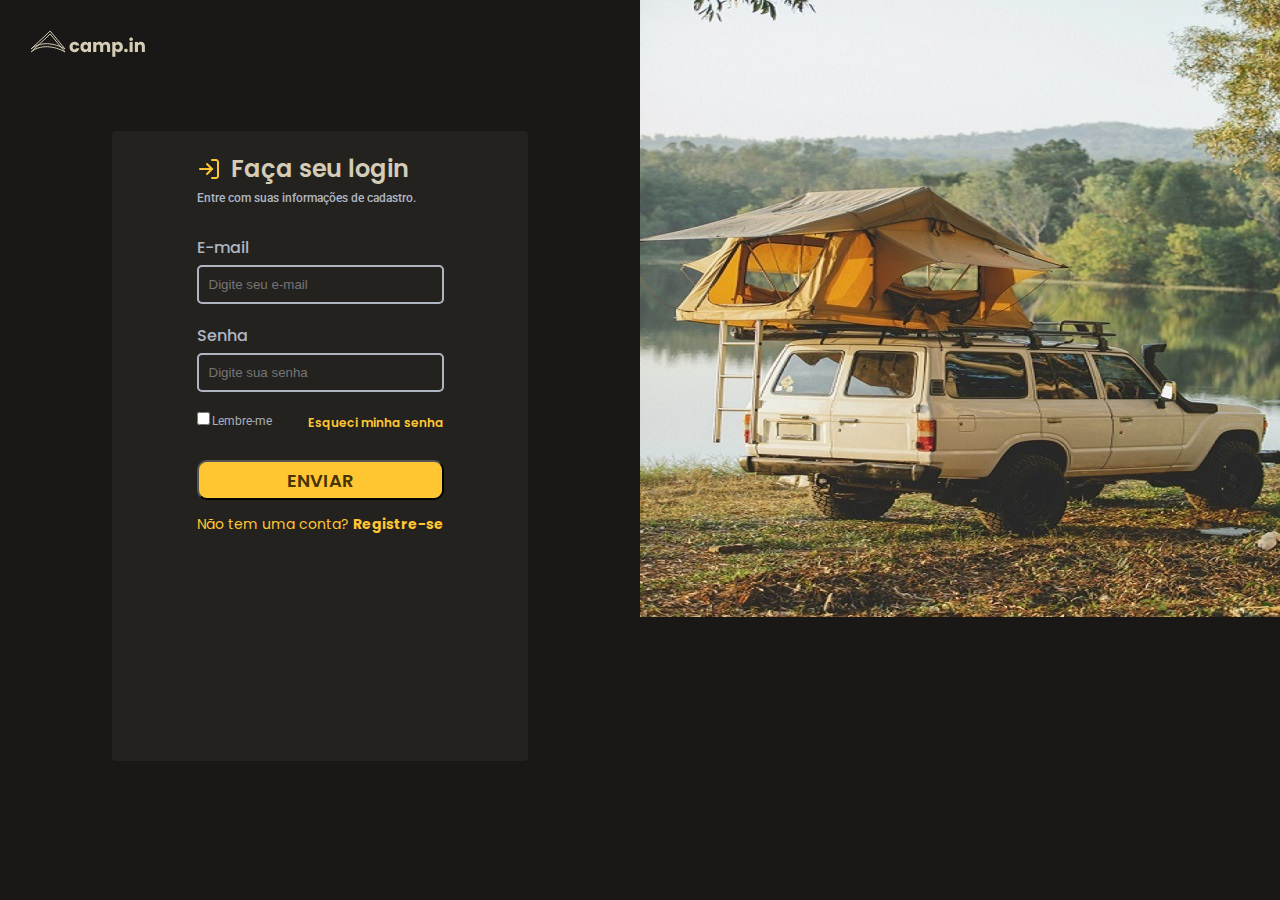
<file: camp-in/index.html>
<!DOCTYPE html>
<html lang="pt-BR">

<head>
  <meta charset="UTF-8">
  <meta http-equiv="X-UA-Compatible" content="IE=edge">
  <meta name="viewport" content="width=device-width, initial-scale=1.0">
  <title>Camp.in</title>
  <!-- Style -->
  <link rel="stylesheet" href="./assets/css/style.css">
  <link rel="shortcut icon" href="./assets/icons/favicon.ico" type="image/x-icon">
  <!-- Fonts -->
  <link rel="preconnect" href="https://fonts.googleapis.com">
  <link rel="preconnect" href="https://fonts.gstatic.com" crossorigin>
  <link href="https://fonts.googleapis.com/css2?family=Poppins:wght@400;500;600&family=Roboto:wght@400;500&display=swap"
    rel="stylesheet">
</head>

<body>
  <div class="login">
    <div class="logo">
      <img src="assets/icons/logo.svg" alt="">
    </div>
    <div class="loginContent">
      <div class="headerForm">
        <div class="headerFormTitle">
          <img src="assets/icons/log-in.svg" alt="">
          <h1>Faça seu login</h1>
        </div>
        <p>Entre com suas informações de cadastro.</p>
        <form action="" method="post" class="form">
          <label for="" class="formLabel">E-mail</label>
          <input type="email" placeholder="Digite seu e-mail" class="formInput">

          <label for="" class="formLabel">Senha</label>
          <input type="password" placeholder="Digite sua senha" class="formInput">

          <div class="footerForm">
            <div class="imputsFooter">
              <input type="checkbox" name="" class="checkbox">
              <label for="" class="labeCheckbox">Lembre-me</label>
            </div>
            <div class="forget">
              <p id="footerPassword">Esqueci minha senha</p>
            </div>
          </div>
          
          <button>ENVIAR</button>
        </form>
        <p id="labelRegistro">Não tem uma conta? <strong>Registre-se</strong></p>
      </div>
    </div>
  </div>
  <div class="backgroundImage">
    <img src="assets/img/side-image.jpg" alt="">
  </div>
</body>

</html>
</file>
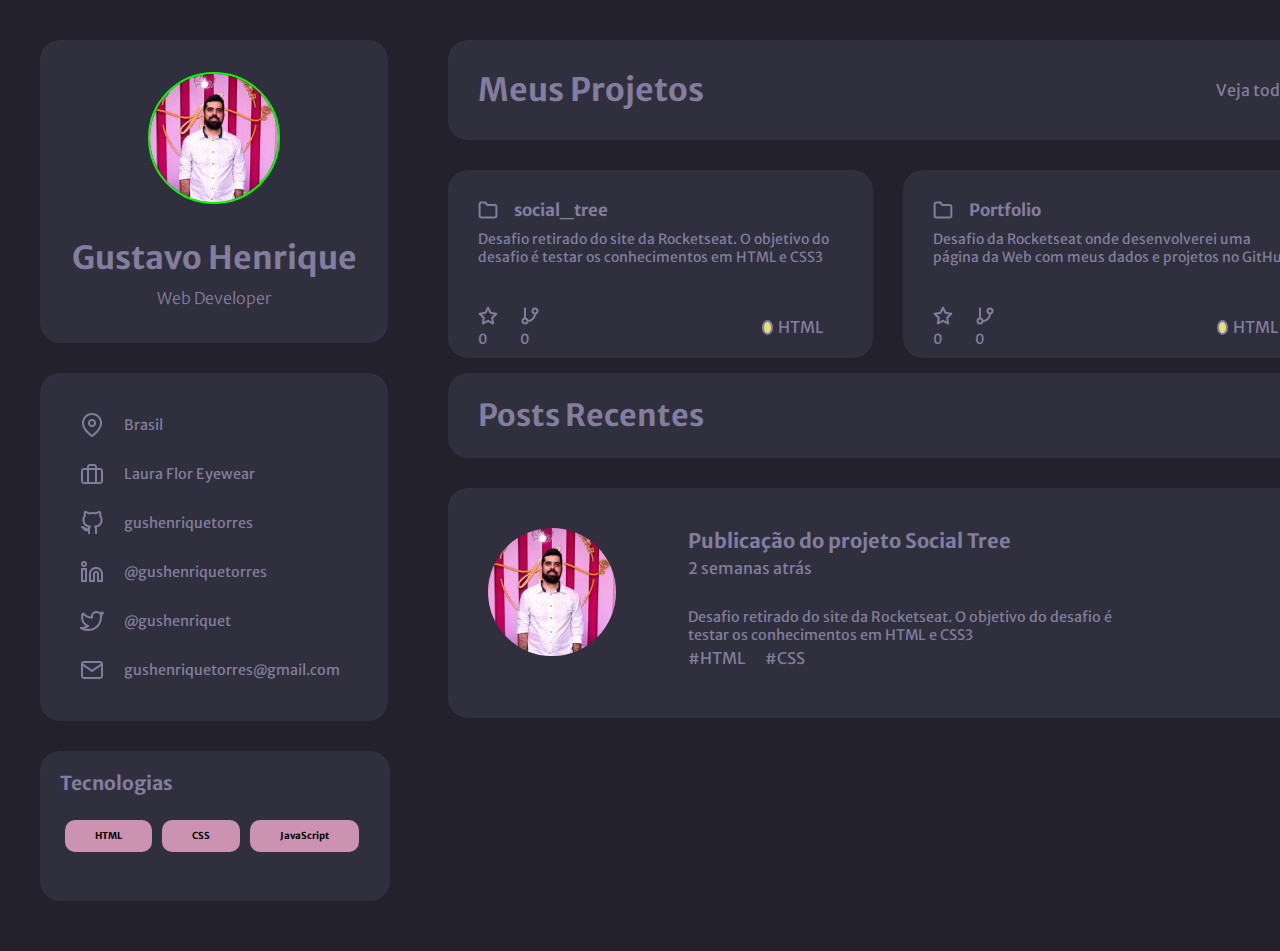
<file: portfolio/index.html>
<!DOCTYPE html>
<html lang="pt-br">
  <head>
    <meta charset="UTF-8" />
    <meta http-equiv="X-UA-Compatible" content="IE=edge" />
    <meta name="viewport" content="width=device-width, initial-scale=1.0" />
    <title>Portifolio</title>
    <link rel="shortcut icon" href="_icons/favicon.ico" type="image/x-icon" />
    <!-- Fontes -->
    <link rel="preconnect" href="https://fonts.googleapis.com" />
    <link rel="preconnect" href="https://fonts.gstatic.com" crossorigin />
    <link
      href="https://fonts.googleapis.com/css2?family=Merriweather+Sans:wght@400;500;700&display=swap"
      rel="stylesheet"
    />
    <!-- Estilização -->
    <link rel="stylesheet" href="./assets/css/style.css" />
  </head>
  <body>
    <main>
      <!-- Box Profile -->
      <div class="profile card">
        <article>
          <img src="./assets/img/profile.jpg" alt="Foto de perfil do Gustavo" />
          <h1>Gustavo Henrique</h1>
          <p>Web Developer</p>
        </article>
      </div>

      <!-- Box Links -->
      <div class="links card">
        <ul>
          <li>
            <img src="./assets/icons/map-pin.png" alt="Ícone de mapa" />
            Brasil
          </li>
          <li>
            <img src="./assets/icons/briefcase.png" alt="Ícone de job" />
            Laura Flor Eyewear
          </li>
          <a href="https://github.com/gushenriquetorres" target="_blank">
            <li>
              <img src="./assets/icons/github.png" alt="Link do GitHub" />
              gushenriquetorres
            </li>
          </a>
          <a href="https://linkedin.com/in/gushenriquetorres" target="_blank">
            <li>
              <img src="./assets/icons/linkedin.png" alt="Ícone do LinkedIn" />
              @gushenriquetorres
            </li>
          </a>
          <a href="https://twitter.com/gushenriquet" target="_blank">
            <li>
              <img src="./assets/icons/twitter.png" alt="Ícone do Twiter" />
              @gushenriquet
            </li>
          </a>
          <a href="mailto:gushenriquet@gmail.com">
            <li>
              <img src="./assets/icons/mail.png" alt="Ícone de e-mail" />
              gushenriquetorres@gmail.com
            </li>
          </a>
        </ul>
      </div>

      <!-- Box Techs -->
      <idiv class="techs card">
        <article>
          <header>
            <h1>Tecnologias</h1>
          </header>
        <div class="techs_content">
          <h2>HTML</h2>
          <h2>CSS</h2>
          <h2>JavaScript</h2>
        </div>
        </article>
      </idiv>

      <!-- Box Projects -->
      <div class="projects">
        <section>
          <header class="header_section card">
            <h1>Meus Projetos</h1>
            <p>Veja todos</p>
          </header>
          <div class="project_articles">
            <article class="social card">
              <header>
                <img src="./assets/icons/folder.png" alt="Ícone de pasta" />
                <h2>social_tree</h2>
              </header>
              <p>
                Desafio retirado do site da Rocketseat. O objetivo do desafio é
                testar os conhecimentos em HTML e CSS3
              </p>
              <div class="footer_project">
                <p>
                  <img src="./assets/icons/star.png" alt="Ícone de estrela" />
                  0
                </p>
                <p>
                  <img
                    src="./assets/icons/git-branch.png"
                    alt="Ícone de branch do Github"
                  />
                  0
                </p>
                <p class="tech_footer">
                  <div class="elipse"></div>
                   HTML
                </p>
              </div>
            </article>
            <article class="card">
              <header>
                <img src="./assets/icons/folder.png" alt="Ícone de pasta" />
                <h2>Portfolio</h2>
              </header>
              <p>
                Desafio da Rocketseat onde desenvolverei uma página da Web com
                meus dados e projetos no GitHub
              </p>
              <div class="footer_project">
              <p>
                <img src="./assets/icons/star.png" alt="Ícone de estrela" />
                0
              </p>

              <p>
                <img
                  src="./assets/icons/git-branch.png"
                  alt="Ícone de branch do Github"
                />
                0
              </p>
              <p class="tech_footer">
                <div class="elipse"></div>
                 HTML
              </p>
            </div>
            </article>
          </div>
        </section>
      </div>

      <!-- Box Posts -->
      <div class="posts">
        <section>
          <header class=" post_header card">
            <h1>Posts Recentes</h1>
          </header>
          <article class="card">
            <header class="art_header">
              <img
                src="./assets/img/profile.jpg"
                alt="Foto de perfil do Gustavo Henrique"
              />
            </header>
            <h2 class="tit_art">Publicação do projeto Social Tree</h2>
          <div class="post_content">
            <p>2 semanas atrás</p>
            <p id="unico">
              Desafio retirado do site da Rocketseat. O objetivo do desafio é <br>  
              testar os conhecimentos em HTML e CSS3
            </p>
          </div>
          <div class="hash">
            <p>#HTML</p>
            <p>#CSS</p>
          </div>
          </article>
        </section>
      </div>
    </main>
  </body>
</html>
</file>
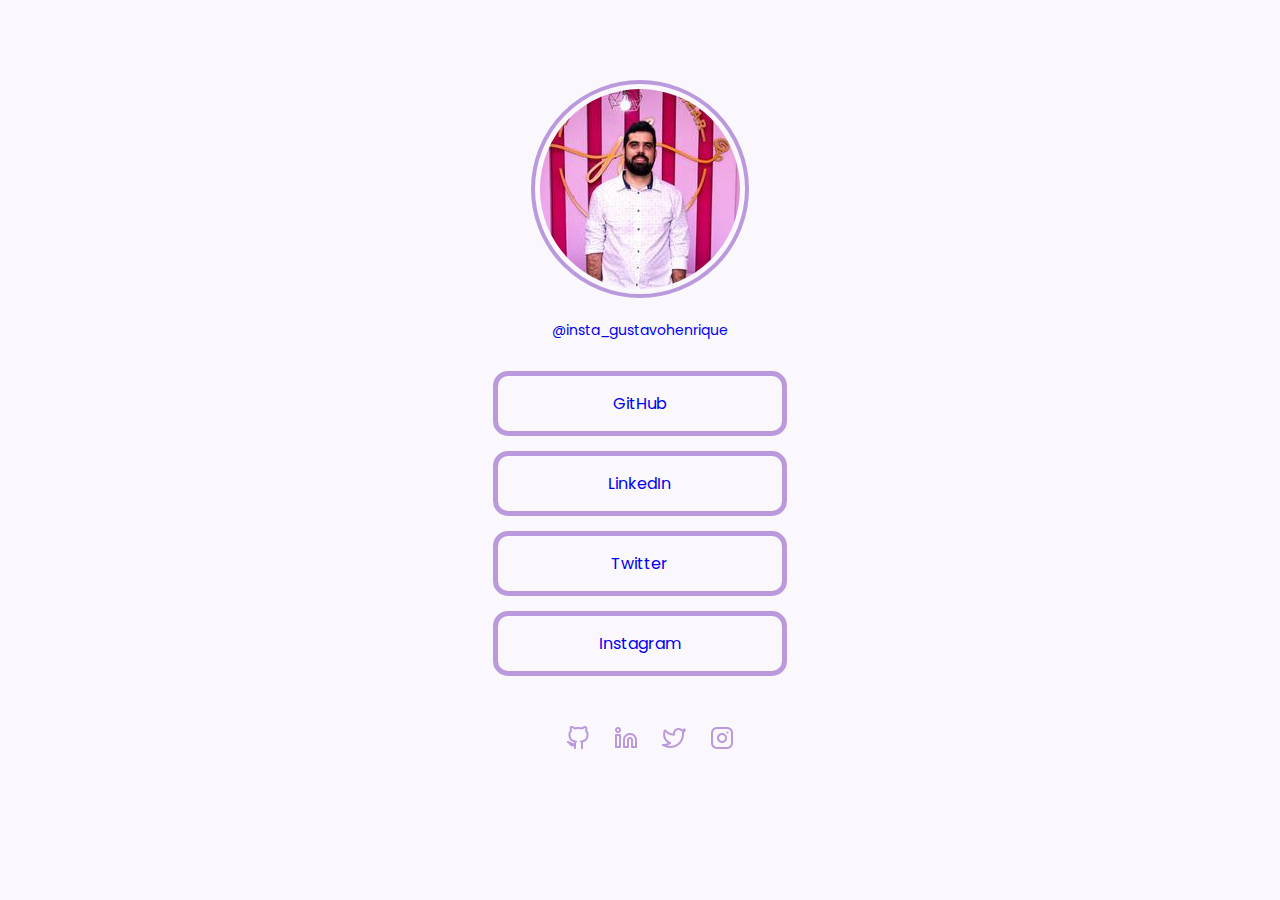
<file: social-tree/index.html>
<!DOCTYPE html>
<html lang="pt-br">
  <head>
    <meta charset="UTF-8" />
    <meta http-equiv="X-UA-Compatible" content="IE=edge" />
    <meta name="viewport" content="width=device-width, initial-scale=1.0" />
    <title>Social Tree</title>
    <!-- Fontes -->
    <link rel="preconnect" href="https://fonts.googleapis.com" />
    <link rel="preconnect" href="https://fonts.gstatic.com" crossorigin />
    <link
      href="https://fonts.googleapis.com/css2?family=Poppins:wght@300;600&display=swap"
      rel="stylesheet"
    />
    <!-- Estilização -->
    <link rel="stylesheet" href="style.css" />
  </head>
  <body>
    <section>
      <!-- A foto de perfil e a rede social padrão do usuário, eu adicionei ao cabeçalho dessa sessão, levando em consideração que esse é o conteúdo base dessa página. -->
      <header class="header">
        <img
          src="_images/profile.jpg"
          alt="Imagem de perfil do Gustavo Henrique"
          title="Imagem de perfil do Gustavo Henrique"
        />
        <p>
          <a href="https://www.instagram.com/insta_gustavohenrique/"
            >@insta_gustavohenrique</a
          >
        </p>
      </header>
      <!-- O restante do conteúdo será disponibilizado no palco da sessão, por se tratar um complemento da informação acima. O conteúdo de links será disponibilizado em formato de link para facilitar a estilização. -->
      <div class="list">
        <ul>
          <a href="https://github.com/gushenriquetorres" target="_blank">
            <li>GitHub</li>
          </a>
          <a
            href="https://www.linkedin.com/in/gustavo-santos-a22609230/"
            target="_blank"
          >
            <li>LinkedIn</li>
          </a>
          <a href="https://twitter.com/gushenriquet" target="_blank">
            <li>Twitter</li>
          </a>
          <a
            href="https://www.instagram.com/insta_gustavohenrique/"
            target="_blank"
          >
            <li>Instagram</li>
          </a>
        </ul>
      </div>
      <!-- Disponibilizei os ícones das redes citadas na lista para deixar a página mais rica de detalhes. Tanto o link quanto a imagen estão ancorando os repectivos links. -->
      <div class="icons">
        <a href="https://github.com/gushenriquetorres" target="_blank">
          <img
            src="_icons/github.png"
            alt="Ícone do GitHub do Gustavo Henrique"
            title="Ícone do GitHub do Gustavo Henrique"
          />
        </a>
        <a
          href="https://www.linkedin.com/in/gustavo-santos-a22609230/"
          target="_blank"
        >
          <img
            src="_icons/linkedin.png"
            alt="Ícone do LinkedIn do Gustavo Henrique"
            title="Ícone do LinkedIn do Gustavo Henrique"
          />
        </a>
        <a href="https://twitter.com/gushenriquet" target="_blank">
          <img
            src="_icons/twitter.png"
            alt="Ícone do Twitter do Gustavo Henrique"
            title="Ícone do Twitter do Gustavo Henrique"
          />
        </a>
        <a
          href="https://www.instagram.com/insta_gustavohenrique/"
          target="_blank"
        >
          <img
            src="_icons/instagram.png"
            alt="Ícone do Instagram do Gustavo Henrique"
            title="Ícone do Instagram do Gustavo Henrique"
          />
        </a>
      </div>
    </section>
  </body>
</html>
</file>
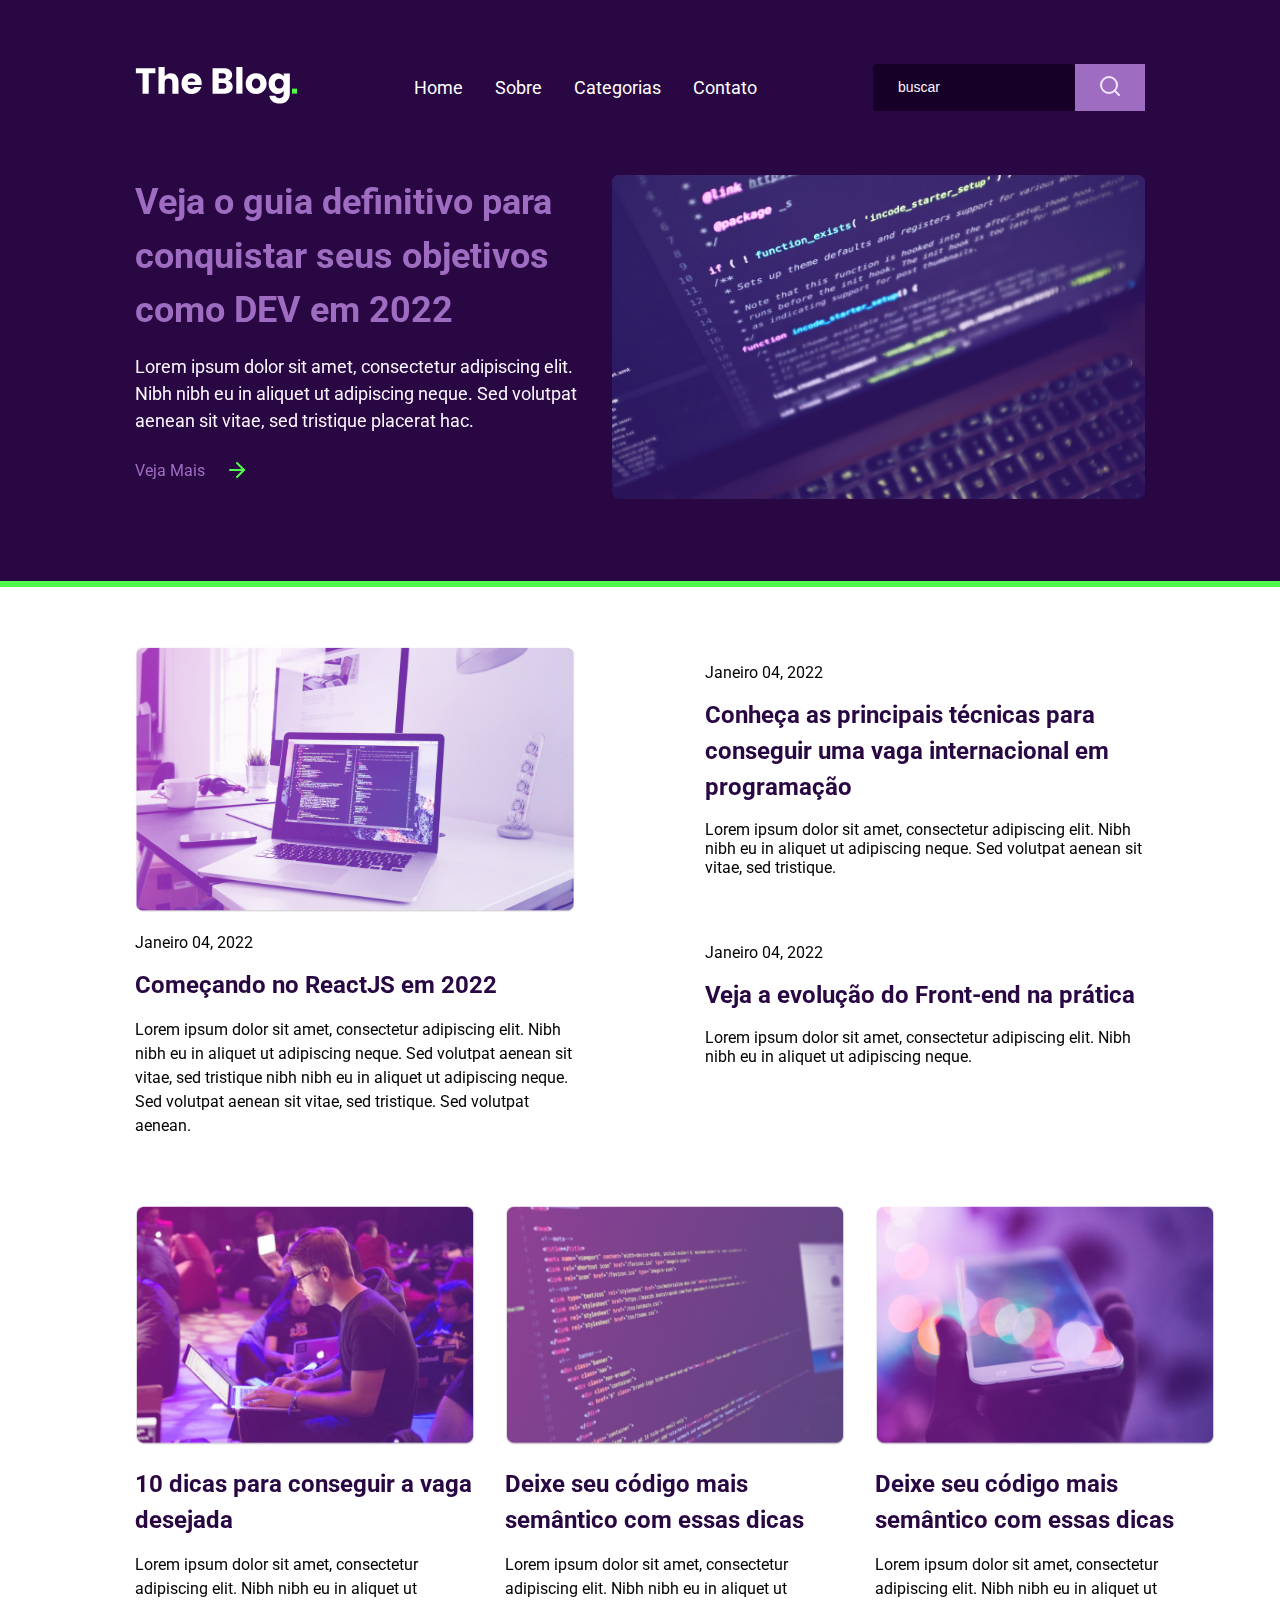
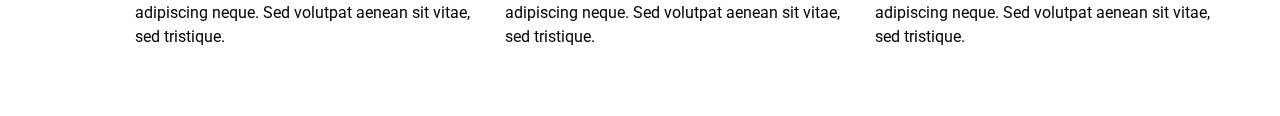
<file: rocket-blog/_bkp/index.html>
<!DOCTYPE html>
<html lang="pt-BR">
  <head>
    <meta charset="UTF-8" />
    <meta http-equiv="X-UA-Compatible" content="IE=edge" />
    <meta name="viewport" content="width=device-width, initial-scale=1.0" />
    <title>Rocket Blog</title>
    <link rel="stylesheet" href="./assets/css/style.css" />
    <link rel="preconnect" href="https://fonts.googleapis.com" />
    <link rel="preconnect" href="https://fonts.gstatic.com" crossorigin />
    <link
      href="https://fonts.googleapis.com/css2?family=Poppins:wght@700&family=Roboto:wght@400;700&display=swap"
      rel="stylesheet"
    />
  </head>
  <body>
    <header id="header" class="wrapper">
      <a href="#">
        <img src="./assets/img/logo.svg" alt="" />
      </a>
      <ul>
        <li><a href="#">Home</a></li>
        <li><a href="#">Sobre</a></li>
        <li><a href="#">Categorias</a></li>
        <li><a href="#">Contato</a></li>
      </ul>
      <form action="" method="get">
        <input type="text" name="pesquisar" placeholder="buscar" />
        <button>
          <img src="assets/img/lupa.svg" alt="" />
        </button>
      </form>
    </header>

    <main>
      <section id="home" class="wrapper">
        <div id="home-content">
          <h1>
            Veja o guia definitivo para conquistar seus objetivos como DEV em
            2022
          </h1>
          <p>
            Lorem ipsum dolor sit amet, consectetur adipiscing elit. Nibh nibh
            eu in aliquet ut adipiscing neque. Sed volutpat aenean sit vitae,
            sed tristique placerat hac.
          </p>
          <a href="#" id="cta">
            Veja Mais <img src="./assets/img/seta.svg" alt="" id="seta" />
          </a>
        </div>
        <div id="image-main">
          <img src="./assets/img/image-main.png" alt="" />
        </div>
      </section>

      <div id="brake"></div>

      <section id="blog" class="wrapper">
        <article id="main-blog">
          <img src="./assets/img/article-img.png" alt="" />
          <p class="subtitle">Janeiro 04, 2022</p>
          <h2 class="title">Começando no ReactJS em 2022</h2>
          <p class="blog-content">
            Lorem ipsum dolor sit amet, consectetur adipiscing elit. Nibh nibh
            eu in aliquet ut adipiscing neque. Sed volutpat aenean sit vitae,
            sed tristique nibh nibh eu in aliquet ut adipiscing neque. Sed
            volutpat aenean sit vitae, sed tristique. Sed volutpat aenean.
          </p>
        </article>
        <div id="next-blog">
          <article>
            <p class="subtitle">Janeiro 04, 2022</p>
            <h2 class="title">
              Conheça as principais técnicas para conseguir uma vaga
              internacional em programação
            </h2>
            <p class="blog_content">
              Lorem ipsum dolor sit amet, consectetur adipiscing elit. Nibh nibh
              eu in aliquet ut adipiscing neque. Sed volutpat aenean sit vitae,
              sed tristique.
            </p>
          </article>
          <article>
            <p class="subtitle">Janeiro 04, 2022</p>
            <h2 class="title">Veja a evolução do Front-end na prática</h2>
            <p class="blog_content">
              Lorem ipsum dolor sit amet, consectetur adipiscing elit. Nibh nibh
              eu in aliquet ut adipiscing neque.
            </p>
          </article>
        </div>
      </section>

      <section id="posts" class="wrapper">
        <article class="post">
          <img src="assets/img/img-post-1.png" alt="" />
          <p class="subtitle"></p>
          <h2 class="title">10 dicas para conseguir a vaga desejada</h2>
          <p class="blog-content">
            Lorem ipsum dolor sit amet, consectetur adipiscing elit. Nibh nibh
            eu in aliquet ut adipiscing neque. Sed volutpat aenean sit vitae,
            sed tristique.
          </p>
        </article>
        <article class="post">
          <img src="assets/img/img-post-2.png" alt="" />
          <p class="subtitle"></p>
          <h2 class="title">Deixe seu código mais semântico com essas dicas</h2>
          <p class="blog-content">
            Lorem ipsum dolor sit amet, consectetur adipiscing elit. Nibh nibh
            eu in aliquet ut adipiscing neque. Sed volutpat aenean sit vitae,
            sed tristique.
          </p>
        </article>
        <article class="post">
          <img src="assets/img/img-post-3.png" alt="" />
          <p class="subtitle"></p>
          <h2 class="title">Deixe seu código mais semântico com essas dicas</h2>
          <p class="blog-content">
            Lorem ipsum dolor sit amet, consectetur adipiscing elit. Nibh nibh
            eu in aliquet ut adipiscing neque. Sed volutpat aenean sit vitae,
            sed tristique.
          </p>
        </article>
        
      </section>
    </main>
  </body>
</html>
</file>
<file: camp-in/assets/css/style.css>
* {
  margin: 0;
  padding: 0;
  box-sizing: border-box;
}

:root {
  --text-base: #afb6c2;
  --text-title: #d4ccb6;
  --background: #191816;
  --form-background: #24221f;
  --primary-color: #ffc632;
  --font-poppins: font-family: 'Poppins', sans-serif;
  --font-roboto: font-family: 'Roboto', sans-serif;
}

html,
body {
  width: 100vw;
  height: 100vh;
}

html {
  font-size: 62.5%;
}

body {
  width: 100vw;
  height: 100vh;
  background: #191816;
  display: grid;
  grid-template-columns: 50% 50%;
  grid-template-rows: 100%;
}

.logo {
  margin: 3rem 0 0 3rem;
}

.loginContent {
  width: 65%;
  height: 70%;
  border-radius: 4px;
  background: #24221f;
  margin: 7rem auto 15rem;
  display: grid;
  justify-items: center;
}

.headerForm {
  margin-top: 2rem;
}

.headerFormTitle {
  display: flex;
  align-items: center;
}

.headerForm h1 {
  display: inline;
  font-family: 'Poppins', sans-serif;
  font-weight: 600;
  font-size: 2.4rem;
  line-height: 3.6rem;
  color: #D4CCB6;
  margin-left: 1rem;
}

.headerForm p {
  font-family: 'Roboto', sans-serif;
  font-style: normal;
  font-weight: 500;
  font-size: 1.2rem;
  line-height: 2.2rem;
  color: #AFB6C2;
  margin-bottom: 2.7rem;
}

.backgroundImage {
  overflow: hidden;
}

.formLabel {
  font-family: 'Poppins';
  font-style: normal;
  font-weight: 500;
  font-size: 1.6rem;
  line-height: 2.4rem;
  color: #AFB6C2;
  display: block;
  margin-bottom: 0.5rem;
}

.formInput {
  width: 100%;
  border: 2px solid #AFB6C2;
  border-radius: 5px;
  background: #24221f;
  padding: 1rem 0;
  padding-left: 10px;
  color: #A9AFB9;
  margin-bottom: 20px;
}

.formInput:hover {
  border-color: #FFC632;
}

.iconEmail {
  display: inline-block;
}

.checkbox input {
  border: 1px solid #868686;
  box-sizing: border-box;
  border-radius: 4px;
}

.labeCheckbox {
  font-family: 'Roboto';
  font-style: normal;
  font-weight: 400;
  font-size: 1.2rem;
  line-height: 1.9rem;
  color: #A9AFB9;
}

.form button {
  width: 100%;
  height: 4rem;
  background: #FFC632;
  border-radius: 10px;
  font-family: 'Poppins';
  font-style: normal;
  font-weight: 600;
  font-size: 1.8rem;
  line-height: 2.7rem;
  letter-spacing: 0.015em;
  text-transform: uppercase;
  color: #473404;
  margin-bottom: 1.4rem;
}

#labelRegistro {
  font-family: 'Poppins';
  font-style: normal;
  font-weight: 400;
  font-size: 1.4rem;
  line-height: 2.1rem;
  color: #FFC632;
}

.footerForm {
  display: flex;
  justify-content: space-between;
}

#footerPassword {
  font-family: 'Poppins';
  font-style: normal;
  font-weight: 600;
  font-size: 1.2rem;
  line-height: 2.1rem;
  color: #FFC632;
}
</file>
<file: portfolio/assets/css/style.css>
* {
  margin: 0;
  padding: 0;
  font-family: 'Merriweather Sans', sans-serif;
  text-decoration: none;
  list-style: none;
  color: #837e9f;
}

:root {
  --body-bg-color: #22212c;
  --text-color: #837e9f;
  --bg-cards: #302f3d;
  --bg-techs: #cb92b1;
}

.card {
  background-color: var(--bg-cards);
  border-radius: 20px;
}

body {
  width: 100%;
  background-color: var(--body-bg-color);
  overflow-x: hidden;
}

main {
  display: grid;
  grid-template-areas:
    'profile projects'
    'links posts'
    'techs techs';
  grid-template-rows: 373px 378px 200px;
  grid-template-columns: 448px 918px;
}

.profile {
  grid-area: profile;
  text-align: center;
  margin: 40px 60px 30px 40px;
}

.profile img {
  margin-top: 32px;
  margin-bottom: 30px;
  width: 128px;
  border-radius: 50%;
  border: 2px solid #00ff00;
}

.profile h1 {
  font-size: 1, 4375em;
  font-weight: bold;
  margin-bottom: 10px;
}

.profile p {
  font-size: 0, 8125em;
  font-weight: 300;
}

.links {
  grid-area: links;
  margin: 0 60px 30px 40px;
}

.links ul {
  margin: 40px;
}

.links li {
  display: flex;
  padding-bottom: 25px;
  font-size: 0.9em;
  align-items: center;
}

.links li img {
  margin-right: 20px;
}

.techs {
  grid-area: techs;
  width: 350px;
  height: 150px;
  margin: 0 40px;
}

.techs header{
  margin-bottom: 20px;
}

.techs h1{
  font-size: 1.2em;
  margin: 20px 20px;
}

.techs_content{
  display: flex;
  align-items: center;
  padding: 0 20px 0 20px;
}

.techs_content h2{
  font-size: 0.600em;
  margin: 5px;
  background-color: #cb92b1;
  padding: 10px 30px;
  border-radius: 10px;
  color: #000000;
}

.projects {
  grid-area: projects;
  margin: 40px 40px 30px 0;
  display: flex;
}

.header_section {
  margin-bottom: 30px;
  display: flex;
  align-items: center;
  justify-content: space-between;
  padding: 30px;
}

.header_section header h1 {
  font-size: 1.25em;
  line-height: 25px;
}

.header_section header p {
  font-size: 0.875em;
  line-height: 18px;
}

.project_articles {
  display: flex;
}

.project_articles article {
  box-sizing: border-box;
  padding: 30px 30px 10px 30px;
}

.social {
  margin-right: 30px;
}

.project_articles article header {
  display: flex;
  font-size: 0.7em;
  line-height: 20px;
  margin-bottom: 10px;
}

.project_articles article header img {
  margin-right: 16px;
}

.project_articles article p {
  font-size: 0.875em;
}

.footer_project {
  display: flex;
  margin-top: 40px;
  align-items: center;
}

.footer_project p {
  margin-right: 20px;
}

.elipse {
  width: 15px;
  height: 15px;
  left: 787px;
  top: 295px;
  margin-right: 5px;

  background: #e7de79;
  border: 2px solid #837e9f;
  box-sizing: border-box;
  border-radius: 50%;
}

.tech_footer{
  margin-left: 180px;
}

.posts {
  grid-area: posts;
  margin: 0 40px 40px 0;
}

.post_header {
  margin-bottom: 30px; 
  padding: 30px;
  font-size: 0.950em;
  line-height: 25px;
}

.posts article{
  padding: 40px;
  display: grid;
  grid-template-areas:
  'img text';
  grid-template-rows: 150px;
  grid-template-columns: 200px 700px;
}

.posts img{
  width: 128px;
  border-radius: 50%;
  grid-area: img;
}

.posts article h2{
  font-size: 1.25em;
  grid-area: text;
}

.post_content{
  grid-area: text;
  margin-top: 30px;
}

#unico{
 margin-top: 30px; 
 font-size: 0.900em;
}

.hash{
  grid-area: text;
  margin-top: 120px;
  display: flex;
}

.hash p{
  margin-right: 20px;
}
</file>
<file: social-tree/style.css>
* {
  margin: 0;
  padding: 0;
  text-decoration: none;
  font-family: 'Poppins', sans-serif;
  list-style: none;
  box-sizing: border-box;
}

body {
  background-color: #faf7fd;
  width: 100%;
  height: 100%;
  text-align: center;
  color: #bb99dd;
}

.header {
  margin-top: 80px;
  margin-bottom: 30px;
}

.header img{
  border: 4px solid #bb99dd;
  border-radius: 50%;
  padding: 5px;
  margin-bottom: 15px;
}

.header p{
  font-size: 0.875em;
}

.list ul{
  width: 23vw;
  margin: 0 auto;
}

.list li{
  border: 5px solid #bb99dd;
  border-radius: 15px;
  padding: 15px;
  margin-bottom: 15px;
}

.list li:hover{
  background-color: #bb99dd;
  color: #faf7fd;
  font-style: italic;
  font-weight: 800;
}

.icons{
  margin-top: 50px;
}

.icons img{
  margin-left: 20px;
}

.icons img:hover{
 width: 40px;
}
</file>
<file: rocket-blog/_bkp/assets/css/style.css>
/* === GERAL ==================================*/
* {
  margin: 0;
  padding: 0;
  box-sizing: border-box;
}

:root {
  font-size: 62.5%;
  --purple-bg: #290742;
  --dark-bg: #170027;
  --button-bg: #9e6dc2;
  --white: #fff;
  --light-purple: #fbf6ff;
  --green: #4fff4b;
}

html,
body {
  max-width: 100%;
  max-height: 100%;
}

body {
  font-size: 1.6rem;
  font-family: 'Roboto';
}

li {
  list-style: none;
}

a {
  text-decoration: none;
}

img {
  width: 100%;
}

.wrapper {
  padding-inline: 13.5rem;
}

.title {
  font-size: 2.4rem;
  line-height: 3.6rem;
  color: #290742;
  margin-bottom: 1.5rem;
}

.subtitle {
  font-size: 1.6rem;
  line-height: 1.9rem;
  color: #000000;
  margin-top: 1.6rem;
  margin-bottom: 1.5rem;
}

.blog-content {
  font-size: 1.6rem;
  line-height: 2.4rem;
  color: #000000;
}

/* === HEADER ==================================*/
#header {
  display: flex;
  align-items: center;
  justify-content: space-between;
  background: var(--purple-bg);
  margin-inline: auto;
  padding-block: 6.4rem;
}

#header ul {
  display: flex;
  gap: 3.2rem;
}

#header ul li a {
  font-size: 1.8rem;
  line-height: 2.1rem;
  color: #ffffff;
}

#header form {
  display: flex;
  align-items: center;
}

#header form input {
  border: none;
  border-radius: 0.4rem;
  height: 4.7rem;
  padding-left: 2.5rem;
  padding-block: 1.4rem;
  background: var(--dark-bg);
  color: #fff;
}

#header form input:focus {
  outline: 0;
}

#header form input::placeholder {
  font-size: 1.4rem;
  line-height: 1.6rem;
  color: #fbf6ff;
}

#header button {
  border: none;
  background-color: #9e6dc2;
}

/* === HOME ==================================*/
#home {
  display: grid;
  grid-template-columns: 1fr 1fr;
  grid-template-rows: 1fr;
  grid-template-areas: 'home-content' 'image-main';
  gap: 3rem;
  background: var(--purple-bg);
}

#home-content {
  grid-area: home-content;
  text-align: left;
  padding-bottom: 6.9rem;
}

#home-content h1 {
  font-size: 3.6rem;
  line-height: 5.4rem;
  color: var(--button-bg);
  margin-bottom: 1.6rem;
}

#home-content p {
  font-size: 1.8rem;
  line-height: 2.7rem;
  color: #fbf6ff;
}

#cta {
  display: flex;
  align-items: center;
  gap: 2rem;
  color: var(--button-bg);
  margin-top: 2.4rem;
}

#seta {
  width: 2.4rem;
  background: none;
}

#image-main {
  width: 53.3rem;
  height: 32.3rem;
  display: block;
  background: linear-gradient(
    104.9deg,
    rgba(239, 35, 243, 0.7) -2.03%,
    rgba(195, 38, 228, 0.7) 27.04%,
    rgba(139, 42, 209, 0.7) 67.97%,
    rgba(92, 44, 193, 0.7) 107.39%
  );
  mix-blend-mode: screen;
  border-radius: 0.8rem;
}

#image-main img {
  position: relative;
  z-index: -1;
}

#brake {
  max-width: 100%;
  height: 0.6rem;
  background: #4fff4b;
}

#blog {
  padding-top: 6rem;
  display: grid;
  grid-template-columns: 1fr 1fr;
  gap: 13rem;
}

#image-main-blog img {
  width: 53.3rem;
  height: 32.3rem;
}

#next-blog {
  display: flex;
  flex-direction: column;
  align-items: center;
  gap: 5rem;
}

#posts {
  display: grid;
  grid-template-columns: repeat(3, 1fr);
  gap: 3rem;
  padding-block: 6.7rem;
  margin-inline: auto;
}

.post img {
  width: 34rem;
}
</file>
